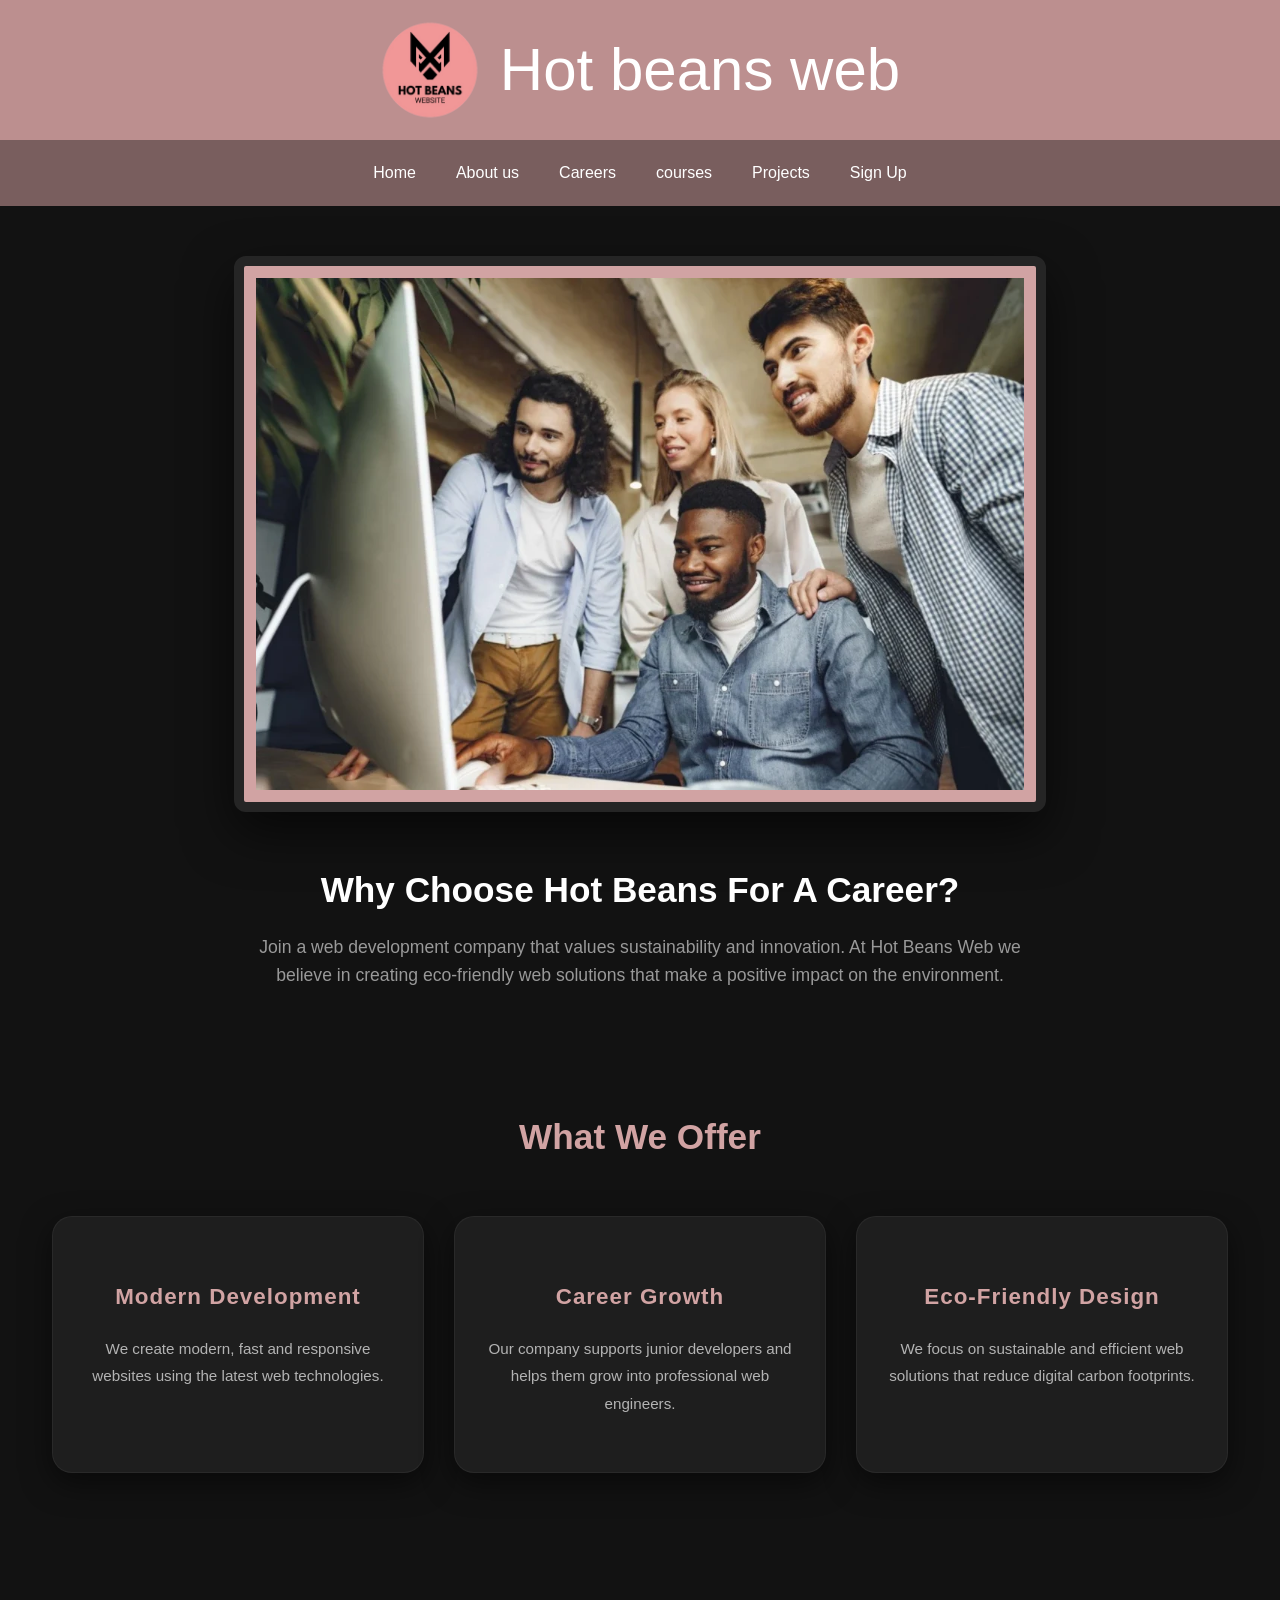
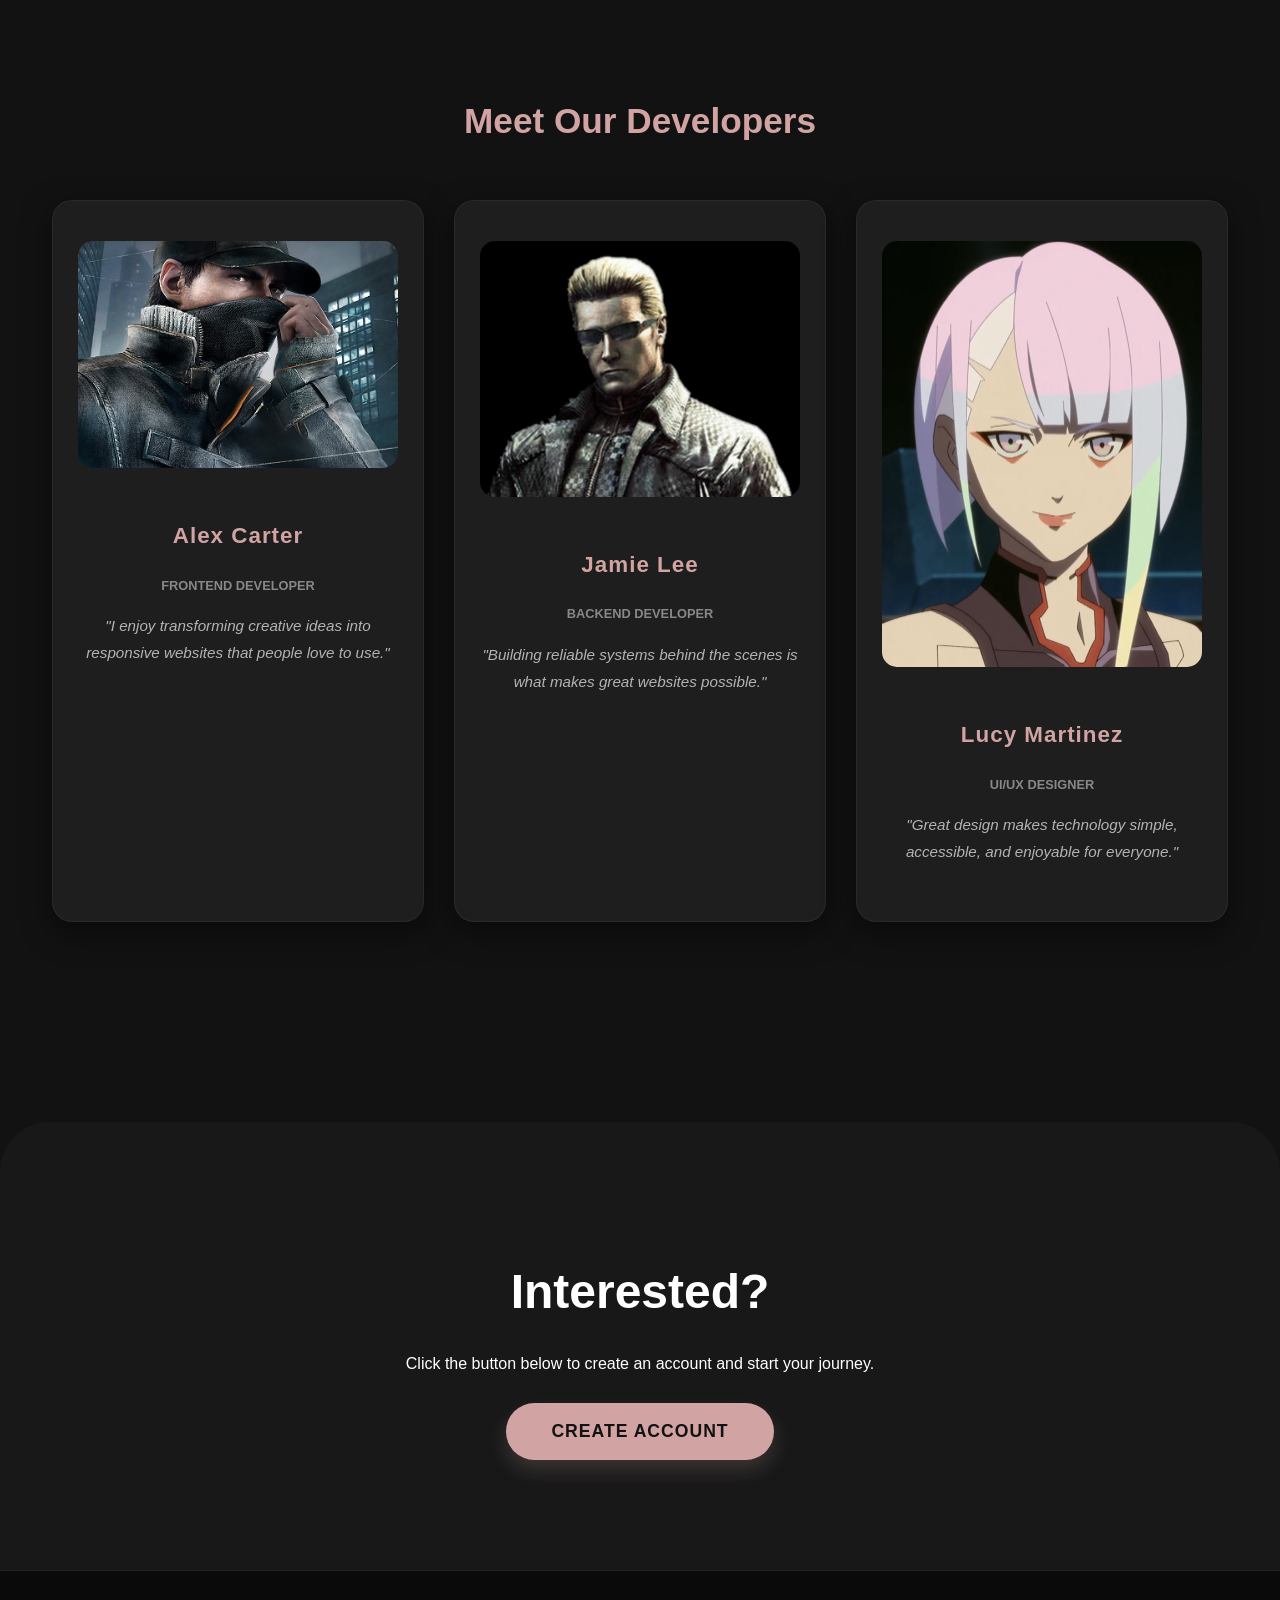
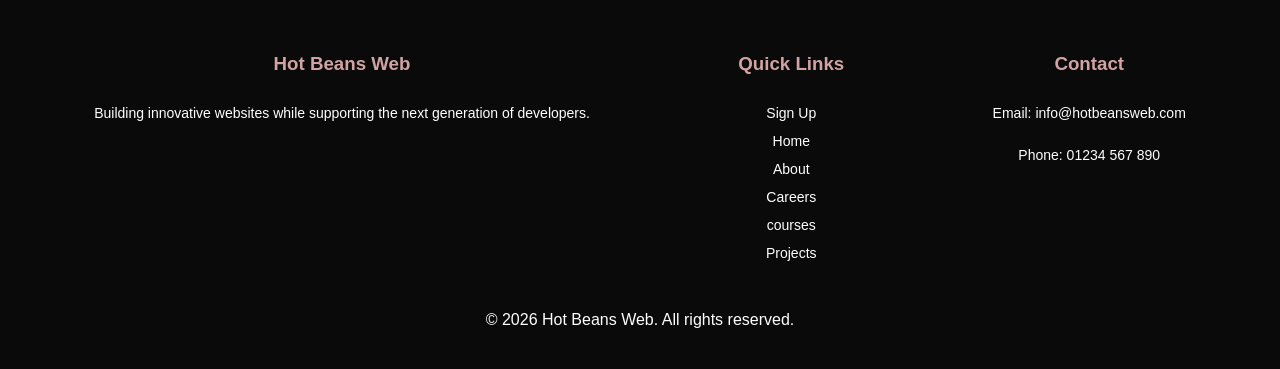
<file: index.html>
<!DOCTYPE html>
<html lang="en">
<head>
    <meta charset="UTF-8">
    <meta name="viewport" content="width=device-width, initial-scale=1.0">
    <link rel="stylesheet" href="style.css">
    <link rel="shortcut icon" href="favicon.ico" type="image/x-icon">
    <title>Hot Beans Website</title>
    <style>
      
        body {
            font-family: 'Segoe UI', Tahoma, Geneva, Verdana, sans-serif;
            line-height: 1.6;
            background-color: #121212; 
            color: #ffffff;
            margin: 0;
            overflow-x: hidden;
        }

      
        @keyframes fadeInUp {
            from { opacity: 0; transform: translateY(30px); }
            to { opacity: 1; transform: translateY(0); }
        }

        .reveal {
            animation: fadeInUp 0.8s ease-out forwards;
        }

        .dev-section, .offer-section {
            padding: 100px 20px;
            text-align: center;
        }

        .card-container {
            display: flex;
            justify-content: center;
            gap: 30px;
            flex-wrap: wrap;
            margin-top: 50px;
        }
   
        .info-card {
            background: #1e1e1e;
            padding: 40px 25px;
            border-radius: 20px;
            width: 320px;
            color: white;
            box-shadow: 0 10px 30px rgba(0,0,0,0.5);
            border: 1px solid rgba(255,255,255,0.05);
            transition: all 0.3s ease;
            position: relative;
        }

        .info-card:hover {
            transform: translateY(-15px);
            border-color: #d1a3a3;
            box-shadow: 0 20px 40px rgba(209, 163, 163, 0.15);
        }

        .info-card h3 {
            margin-bottom: 20px;
            color: #d1a3a3; 
            font-size: 1.4em;
            letter-spacing: 1px;
        }

        .info-card p {
            font-size: 0.95em;
            line-height: 1.8;
            color: #b3b3b3;
        }

        .dev-card img {
            width: 100%;
            border-radius: 15px;
            margin-bottom: 20px;
            filter: grayscale(30%);
            transition: filter 0.3s ease;
        }

        .dev-card:hover img {
            filter: grayscale(0%);
        }

        .banner-framed {
            width: 60%; 
            display: block; 
            margin: 50px auto; 
            border: 10px solid #252525; 
            padding: 12px; 
            background-color: #d1a3a3; 
            border-radius: 12px;
            box-shadow: 0 20px 50px rgba(0,0,0,0.6);
            transition: transform 0.4s cubic-bezier(0.175, 0.885, 0.32, 1.275);
            cursor: pointer;
        }

        .banner-framed:hover {
            transform: scale(1.02);
        }

    
        .heading4 {
            font-size: 2.2em;
            text-transform: capitalize;
            margin-bottom: 15px;
        }

        .introduction {
            font-weight: 300;
            color: #999;
            max-width: 800px;
            margin: 0 auto;
            font-size: 1.1em;
        }

   
        .content {
            background-color: #181818;
            padding: 100px 20px;
            color: white;
            border-radius: 50px 50px 0 0;
        }

        .content h1 {
            font-size: 3em;
            margin-bottom: 20px;
        }

        .create-btn {
            background-color: #d1a3a3;
            color: #121212;
            border: none;
            padding: 18px 45px;
            font-size: 1.1em;
            font-weight: 800;
            border-radius: 50px;
            cursor: pointer;
            transition: all 0.3s ease;
            text-transform: uppercase;
            letter-spacing: 1px;
            box-shadow: 0 10px 20px rgba(209, 163, 163, 0.2);
        }

        .create-btn:hover {
            background-color: #ffffff;
            transform: scale(1.05);
            box-shadow: 0 15px 30px rgba(255, 255, 255, 0.2);
        }
    
  footer {
            background-color: #0a0a0a;
            padding: 60px 20px 20px;
            border-top: 1px solid #222;
        }

        .footer-columns {
            display: flex;
            justify-content: space-around;
            max-width: 1200px;
            margin: 0 auto 40px;
            flex-wrap: wrap;
            gap: 40px;
        }

        .footer-col h3 { color: #d1a3a3; margin-bottom: 20px; }
        .footer-col a, .footer-col p { color: #ffffff; font-size: 14px; text-decoration: none; display: block; line-height: 2; }
    </style>
</head>
<body>

    <div class="header">
        <div class="title"> 
            <img src="favicon.ico" alt="Icon">
            <div>Hot beans web</div>
        </div>
        <div class="navigation"> 
            <a href="index.html">Home</a>
            <a href="about_us.html">About us</a>
            <a href="careers.html">Careers</a>
            <a href="courses.html">courses</a>
            <a href="projects.html">Projects</a>
            <a href="sign_up.html">Sign Up</a>
        </div>
    </div>

    <div class="reveal">
        <img src="developer.png" class="banner-framed" alt="Banner">
                                
        <h3 class="heading4" style="text-align:center;">Why Choose Hot Beans for a Career? </h3>
        <h4 class="introduction" style="text-align:center;">Join a web development company that values sustainability and innovation. At Hot Beans Web we believe in creating eco-friendly web solutions that make a positive impact on the environment.</h4>
    </div>

    <div class="offer-section reveal">
        <h2 class="heading4" style="color: #d1a3a3;">What We Offer</h2>
        <div class="card-container">
            <div class="info-card">
                <h3>Modern Development</h3>
                <p>We create modern, fast and responsive websites using the latest web technologies.</p>
            </div>
            <div class="info-card">
                <h3>Career Growth</h3>
                <p>Our company supports junior developers and helps them grow into professional web engineers.</p>
            </div>
            <div class="info-card">
                <h3>Eco-Friendly Design</h3>
                <p>We focus on sustainable and efficient web solutions that reduce digital carbon footprints.</p>
            </div>
        </div>
    </div>

    <div class="dev-section reveal">
        <h2 class="heading4" style="color: #d1a3a3;">Meet Our Developers</h2>
        <div class="card-container">
            <div class="info-card dev-card">
                <img src="dev1.png" alt="Alex Carter">
                <h3>Alex Carter</h3>
                <p style="color: #888; font-weight: bold; font-size: 0.8em; text-transform: uppercase;">Frontend Developer</p>
                <p><i>"I enjoy transforming creative ideas into responsive websites that people love to use."</i></p>
            </div>
            <div class="info-card dev-card">
                <img src="dev2.png" alt="Jamie Lee">
                <h3>Jamie Lee</h3>
                <p style="color: #888; font-weight: bold; font-size: 0.8em; text-transform: uppercase;">Backend Developer</p>
                <p><i>"Building reliable systems behind the scenes is what makes great websites possible."</i></p>
            </div>
            <div class="info-card dev-card">
                <img src="dev3.png" alt="Lucy Martinez">
                <h3>Lucy Martinez</h3>
                <p style="color: #888; font-weight: bold; font-size: 0.8em; text-transform: uppercase;">UI/UX Designer</p>
                <p><i>"Great design makes technology simple, accessible, and enjoyable for everyone."</i></p>
            </div>
        </div>
    </div>

    <div class="content reveal" style="text-align: center;">
         <h1>Interested?</h1>
        <p>Click the button below to create an account and start your journey.</p>
        <button class="create-btn" onclick="openForm()">Create account</button>
    </div>

<footer>
    <div class="footer-columns">
        <div class="footer-col">
            <h3>Hot Beans Web</h3>
            <p>Building innovative websites while supporting the next generation of developers.</p>
        </div>
        <div class="footer-col">
            <h3>Quick Links</h3>
            <a href="sign_up.html">Sign Up</a>
            <a href="index.html">Home</a>
            <a href="about_us.html">About</a>
            <a href="careers.html">Careers</a>
            <a href="courses.html">courses</a>
            <a href="projects.html">Projects</a>
        </div>
        <div class="footer-col">
            <h3>Contact</h3>
            <p>Email: info@hotbeansweb.com</p>
            <p>Phone: 01234 567 890</p>
        </div>
    </div>
    <div class="footer-bottom">
        <p>&copy; 2026 Hot Beans Web. All rights reserved.</p>
    </div>
</footer>

    <div class="signup-container" id="signupForm">
        <h2>Create Account</h2>
        <input type="text" placeholder="Full Name" required>
        <input type="email" placeholder="Email Address" required>
        <input type="password" placeholder="Password" required>
        <input type="password" placeholder="Confirm Password" required>
        <button style="width: 100%; padding: 12px; background: #d1a3a3; border: none; font-weight: bold; border-radius: 8px; cursor: pointer;">Submit</button>
        <button class="close-btn" onclick="closeForm()" style="width: 100%; margin-top: 10px; background: transparent; border: none; color: #777; cursor: pointer;">Close</button>
    </div>

    <script>
    function openForm() {
        document.getElementById("signupForm").style.display = "block";
    }

    function closeForm() {
        document.getElementById("signupForm").style.display = "none";
    }
    </script>
</body>
</html>
</file>
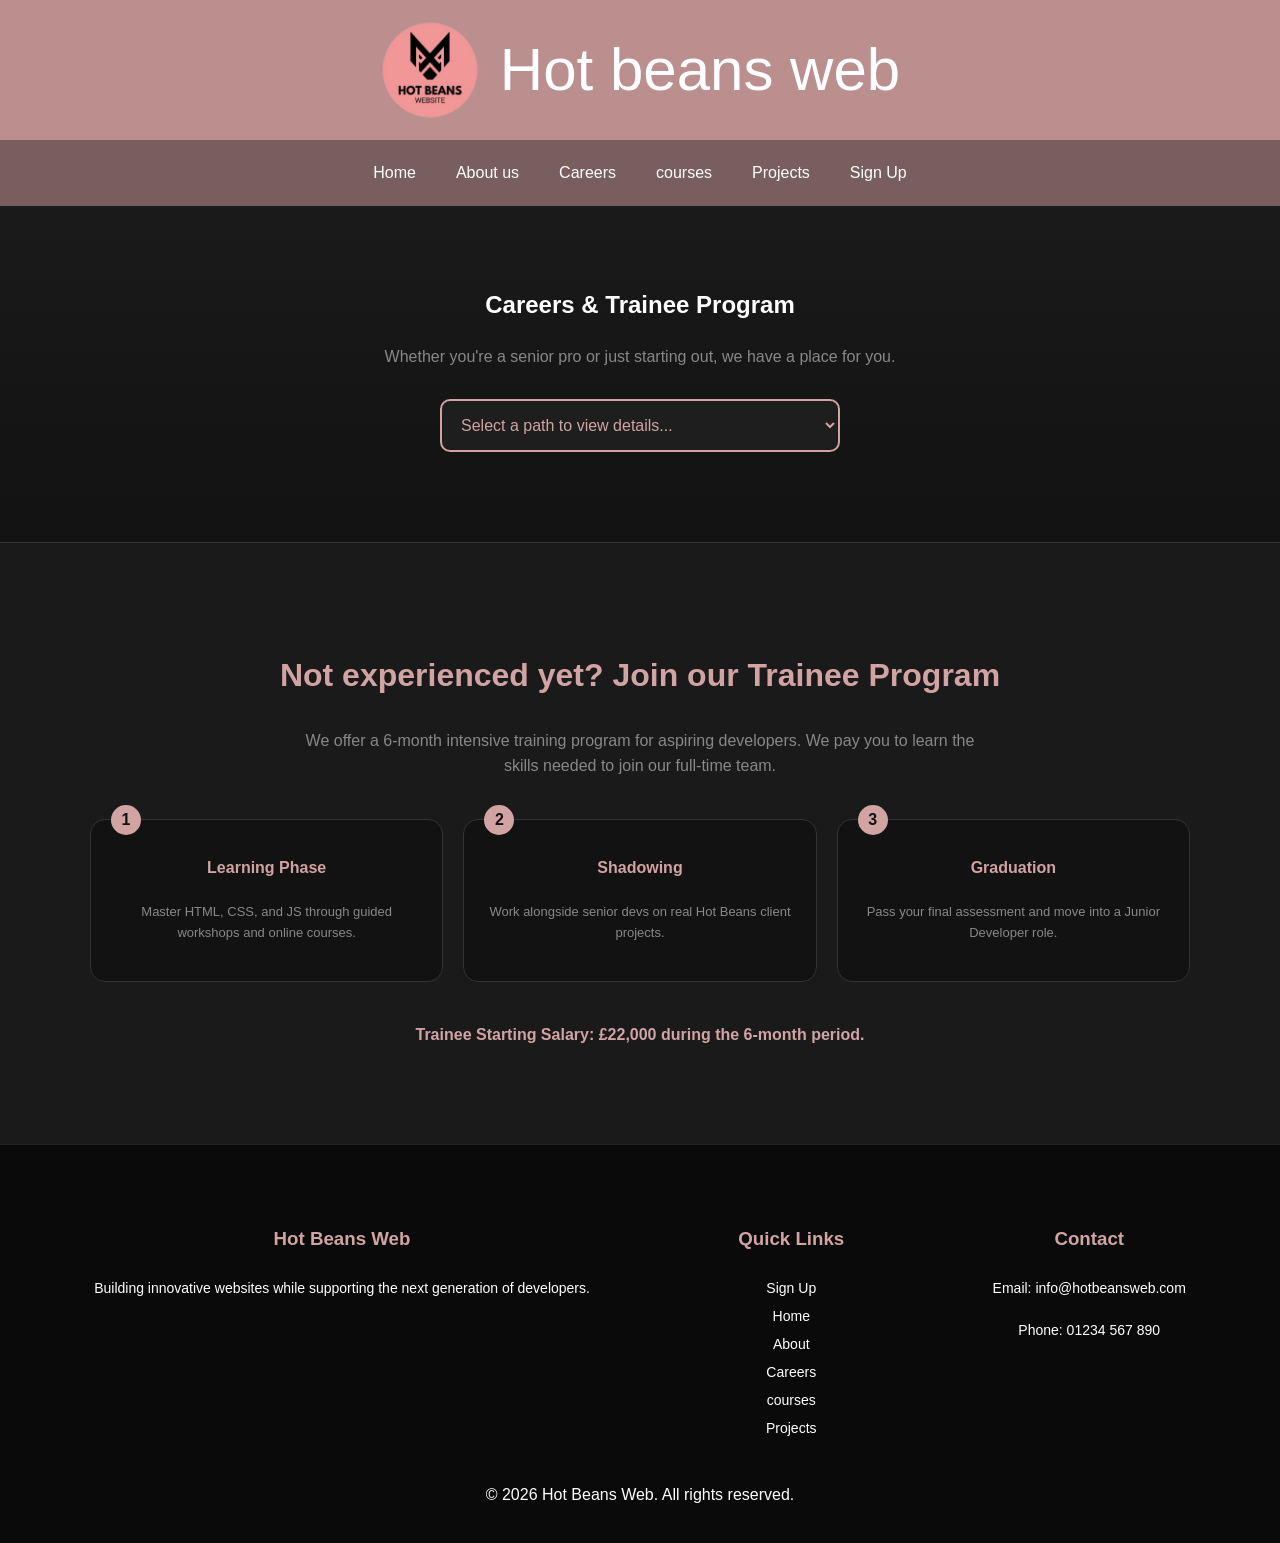
<file: careers.html>
<!DOCTYPE html>
<html lang="en">
<head>
    <div class="header">
        <div class="title"> 
            <img src="favicon.ico" alt="Icon">
            <div href = "about_me.html">Hot beans web</div>
        </div>
        <div class="navigation"> 
            <a href = "index.html">Home</a>
            <a href = "about_us.html">About us</a>
            <a href = "careers.html">Careers</a>
            <a href="courses.html">courses</a>
            <a href = "projects.html">Projects</a>
              <a href="sign_up.html">Sign Up</a>
        </div>
    </div>
    <meta charset="UTF-8">
    <meta name="viewport" content="width=device-width, initial-scale=1.0">
    <link rel="stylesheet" href="style.css">
    <link rel="shortcut icon" href="favicon.ico" type="image/x-icon">
    <title>Careers & Training | Hot Beans Web</title>

    <style>
        body {
            font-family: 'Segoe UI', sans-serif;
            background: #121212;
            color: #ffffff;
            margin: 0;
            line-height: 1.6;
        }

        .hero-section {
            padding: 60px 20px;
            text-align: center;
            background: linear-gradient(to bottom, #1a1a1a, #121212);
        }

        .dropdown-container {
            margin: 30px auto;
            max-width: 400px;
        }

        select {
            width: 100%;
            padding: 15px;
            background: #1e1e1e;
            color: #d1a3a3;
            border: 2px solid #d1a3a3;
            border-radius: 10px;
            font-size: 16px;
            cursor: pointer;
            outline: none;
            transition: 0.3s;
        }


        .info-grid {
            display: grid;
            grid-template-columns: repeat(auto-fit, minmax(260px, 1fr));
            gap: 20px;
            max-width: 1200px;
            margin: 0 auto 50px;
            padding: 0 20px;
            display: none; 
        }

        .info-box {
            background: #1e1e1e;
            padding: 30px;
            border-radius: 20px;
            border: 1px solid rgba(209, 163, 163, 0.1);
            box-shadow: 0 10px 30px rgba(0,0,0,0.4);
            transition: all 0.3s ease;
        }

        .info-box:hover {
            transform: translateY(-5px);
            border-color: #d1a3a3;
        }

        .info-box h3 {
            color: #d1a3a3;
            margin-top: 0;
            font-size: 13px;
            text-transform: uppercase;
            letter-spacing: 2px;
            border-bottom: 1px solid #333;
            padding-bottom: 10px;
            margin-bottom: 15px;
        }

        .salary-text {
            font-size: 32px;
            font-weight: bold;
            color: #2ecc71;
        }

        .skills-list {
            list-style: none;
            padding: 0;
            margin: 0;
        }

        .skills-list li {
            font-size: 14px;
            margin-bottom: 8px;
            padding-left: 20px;
            position: relative;
        }

        .skills-list li::before {
            content: "â†’";
            position: absolute;
            left: 0;
            color: #d1a3a3;
        }

 
        .trainee-section {
            background: #1a1a1a;
            padding: 80px 20px;
            text-align: center;
            border-top: 1px solid #333;
        }

        .roadmap-container {
            display: flex;
            justify-content: center;
            gap: 20px;
            flex-wrap: wrap;
            max-width: 1100px;
            margin: 40px auto;
        }

        .step-card {
            flex: 1;
            min-width: 200px;
            background: #121212;
            padding: 25px;
            border-radius: 15px;
            position: relative;
            border: 1px solid #333;
        }

        .step-num {
            position: absolute;
            top: -15px;
            left: 20px;
            background: #d1a3a3;
            color: #121212;
            width: 30px;
            height: 30px;
            border-radius: 50%;
            display: flex;
            align-items: center;
            justify-content: center;
            font-weight: bold;
        }

        .step-card h4 { color: #d1a3a3; margin-top: 10px; }
        .step-card p { font-size: 13px; color: #888; }

        .apply-container {
            text-align: center;
            margin-top: 40px;
            display: none;
        }

        .apply-btn {
            background: #d1a3a3;
            color: #121212;
            padding: 15px 50px;
            border-radius: 50px;
            font-weight: bold;
            text-decoration: none;
            display: inline-block;
            transition: 0.3s;
        }

        footer {
            background-color: #0a0a0a;
            padding: 60px 20px 20px;
            border-top: 1px solid #222;
        }

        .footer-columns {
            display: flex;
            justify-content: space-around;
            max-width: 1200px;
            margin: 0 auto 40px;
            flex-wrap: wrap;
            gap: 40px;
        }

        .footer-col h3 { color: #d1a3a3; margin-bottom: 20px; }
        .footer-col a, .footer-col p { color: #ffffff; font-size: 14px; text-decoration: none; display: block; line-height: 2; }
    </style>
</head>
<body>

<section class="hero-section">
    <h1>Careers & Trainee Program</h1>
    <p style="color: #888;">Whether you're a senior pro or just starting out, we have a place for you.</p>
    
    <div class="dropdown-container">
        <select id="roleSelector" onchange="updateCareerInfo()">
            <option value="" disabled selected>Select a path to view details...</option>
            <option value="frontend">Front-End Developer</option>
            <option value="backend">Back-End Developer</option>
            <option value="fullstack">Full-Stack Developer</option>
            <option value="uiux">UI/UX Designer</option>
        </select>
    </div>
</section>

<div class="info-grid" id="infoGrid">
    <div class="info-box">
        <h3>Role Overview</h3>
        <p id="roleOverview" style="font-size: 14px; color: #ccc;">...</p>
    </div>
    <div class="info-box">
        <h3>Expected Salary</h3>
        <div class="salary-text" id="roleSalary">£0</div>
        <p style="font-size: 12px; color: #888;">Full benefits package included.</p>
    </div>
    <div class="info-box">
        <h3>The Daily Grind</h3>
        <p id="roleWork" style="font-size: 14px; color: #ccc;">...</p>
    </div>
    <div class="info-box">
        <h3>Required Skills</h3>
        <ul class="skills-list" id="roleSkills"></ul>
    </div>
</div>

<div class="apply-container" id="applyContainer">
    <a href="#" class="apply-btn">Submit Application</a>
</div>

<section class="trainee-section">
    <h2 style="color: #d1a3a3; font-size: 32px;">Not experienced yet? Join our Trainee Program</h2>
    <p style="color: #888; max-width: 700px; margin: 0 auto;">We offer a 6-month intensive training program for aspiring developers. We pay you to learn the skills needed to join our full-time team.</p>
    
    <div class="roadmap-container">
        <div class="step-card">
            <div class="step-num">1</div>
            <h4>Learning Phase</h4>
            <p>Master HTML, CSS, and JS through guided workshops and online courses.</p>
        </div>
        <div class="step-card">
            <div class="step-num">2</div>
            <h4>Shadowing</h4>
            <p>Work alongside senior devs on real Hot Beans client projects.</p>
        </div>
        <div class="step-card">
            <div class="step-num">3</div>
            <h4>Graduation</h4>
            <p>Pass your final assessment and move into a Junior Developer role.</p>
        </div>
    </div>
    <p style="color: #d1a3a3; font-weight: bold;">Trainee Starting Salary: £22,000 during the 6-month period.</p>
</section>

<footer>
    <div class="footer-columns">
        <div class="footer-col">
            <h3>Hot Beans Web</h3>
            <p>Building innovative websites while supporting the next generation of developers.</p>
        </div>
        <div class="footer-col">
            <h3>Quick Links</h3>
            <a href="sign_up.html">Sign Up</a>
            <a href="index.html">Home</a>
            <a href="about_us.html">About</a>
            <a href="careers.html">Careers</a>
            <a href="courses.html">courses</a>
            <a href="projects.html">Projects</a>
        </div>
        <div class="footer-col">
            <h3>Contact</h3>
            <p>Email: info@hotbeansweb.com</p>
            <p>Phone: 01234 567 890</p>
        </div>
    </div>
    <div class="footer-bottom">
        <p>&copy; 2026 Hot Beans Web. All rights reserved.</p>
    </div>
</footer>

<script>
    const careerData = {
        'frontend': {
            overview: 'Building the visual elements of a website that users interact with directly.',
            salary: '£32k - £48k',
            work: 'Developing React components, ensuring mobile responsiveness, and optimizing assets.',
            skills: ['HTML5 & CSS3', 'JavaScript (ES6+)', 'React.js', 'Figma to Code']
        },
        'backend': {
            overview: 'Handling the server-side logic and database management that powers the site.',
            salary: '£38k - £55k',
            work: 'Building APIs, managing databases, and ensuring server security and speed.',
            skills: ['Node.js', 'SQL / MongoDB', 'Server Security', 'Python']
        },
        'fullstack': {
            overview: 'Managing both the front-end and back-end for total project control.',
            salary: '£45k - £65k',
            work: 'Deploying full applications and managing the bridge between data and UI.',
            skills: ['MERN Stack', 'Deployment Tools', 'System Design', 'Project Management']
        },
        'uiux': {
            overview: 'Designing the user experience to be as smooth and efficient as possible.',
            salary: '£28k - £42k',
            work: 'User research, wireframing, and creating high-fidelity visual prototypes.',
            skills: ['Figma', 'User Research', 'Adobe Suite', 'Prototyping']
        }
    };

    function updateCareerInfo() {
        const selector = document.getElementById('roleSelector');
        const selectedValue = selector.value;
        const data = careerData[selectedValue];

        if (data) {
            document.getElementById('infoGrid').style.display = 'grid';
            document.getElementById('applyContainer').style.display = 'block';
            document.getElementById('roleOverview').innerText = data.overview;
            document.getElementById('roleSalary').innerText = data.salary;
            document.getElementById('roleWork').innerText = data.work;

            const skillsUl = document.getElementById('roleSkills');
            skillsUl.innerHTML = '';
            data.skills.forEach(skill => {
                const li = document.createElement('li');
                li.innerText = skill;
                skillsUl.appendChild(li);
            });
        }
    }
</script>

</body>
</html>
</file>
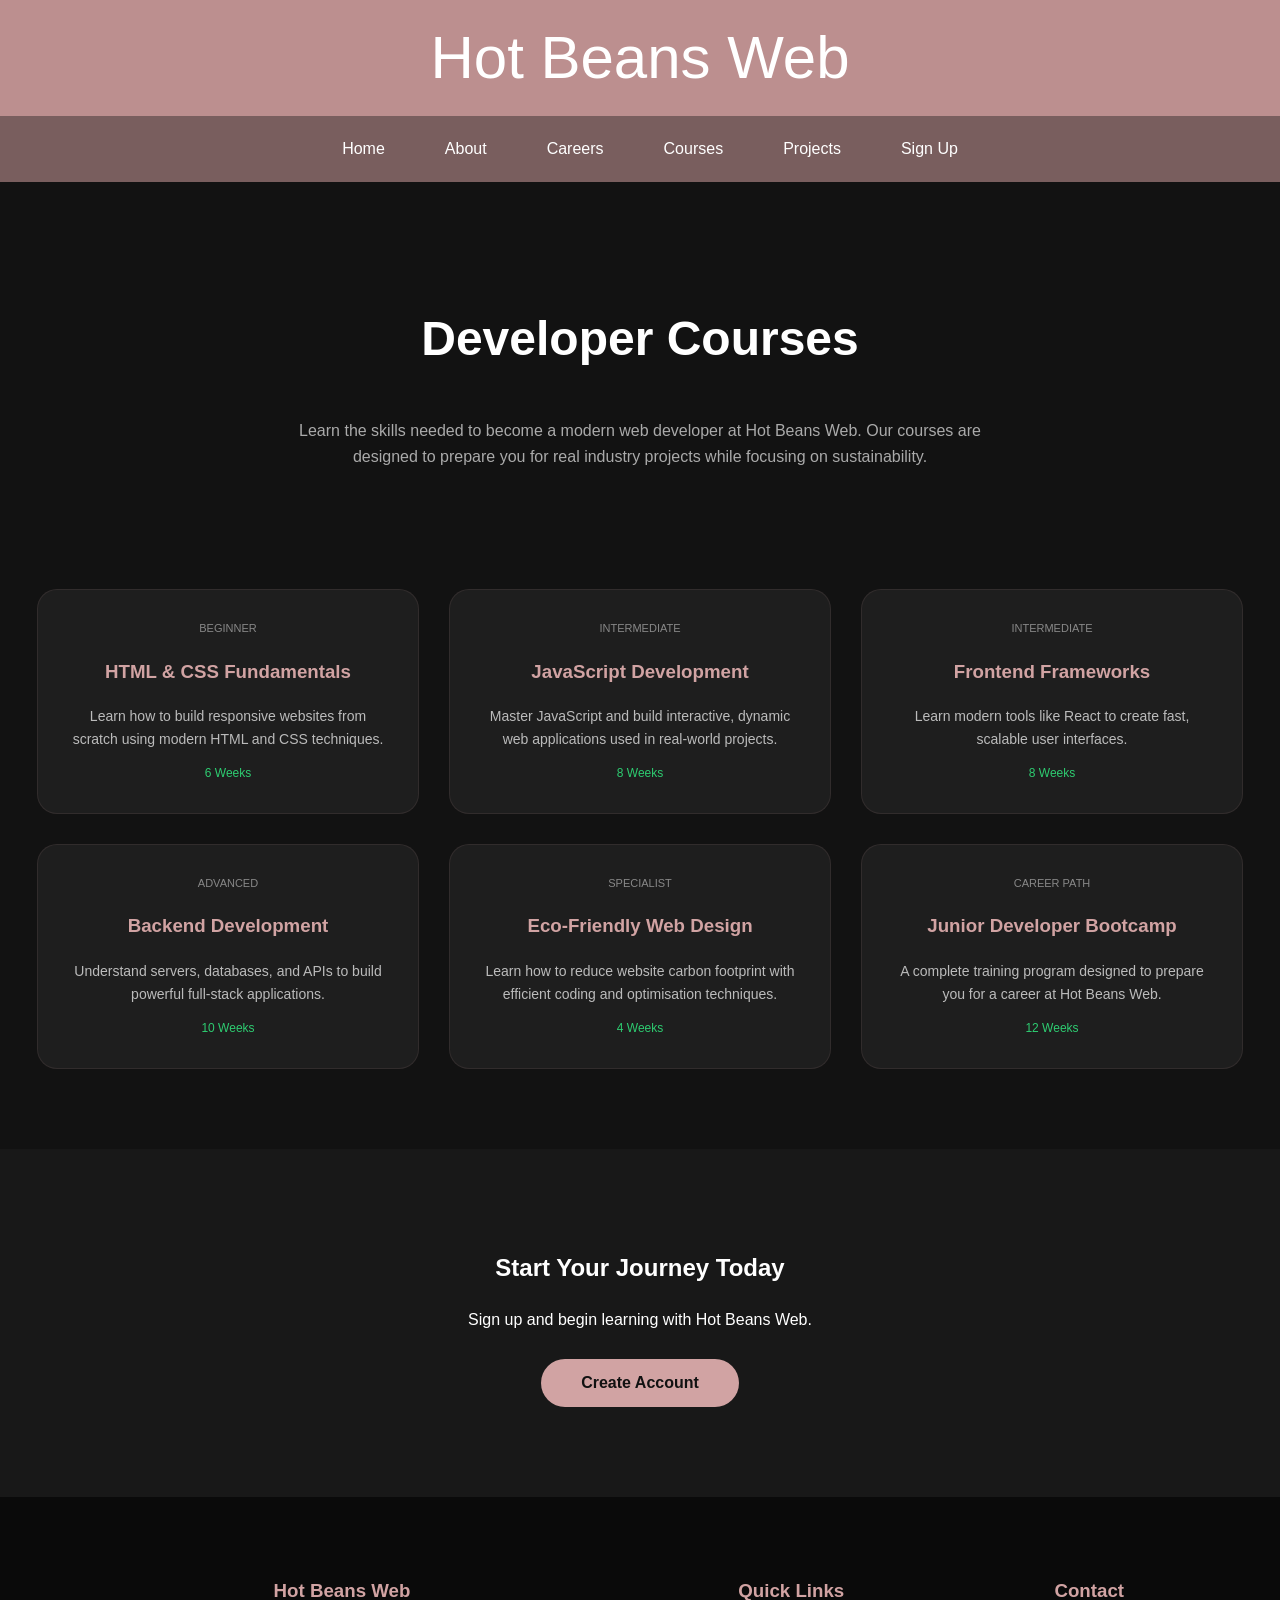
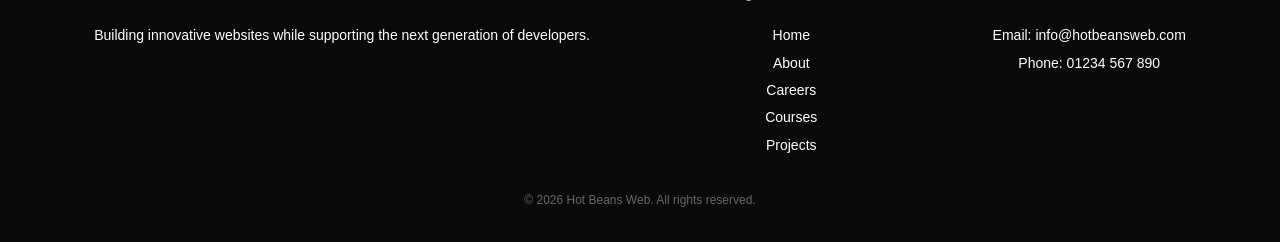
<file: courses.html>
<!DOCTYPE html>
<html lang="en">
<head>
<meta charset="UTF-8">
<meta name="viewport" content="width=device-width, initial-scale=1.0">
<title>Courses | Hot Beans Web</title>
<link rel="stylesheet" href="style.css">

<style>
body {
    font-family: 'Segoe UI', Tahoma, Geneva, Verdana, sans-serif;
    background: #121212;
    color: #ffffff;
    margin: 0;
}

   body {
            font-family: 'Segoe UI', sans-serif;
            background: #121212;
            color: #ffffff;
            margin: 0;
            line-height: 1.6;
        }

        .hero-section {
            padding: 60px 20px;
            text-align: center;
            background: linear-gradient(to bottom, #1a1a1a, #121212);
        }

        .dropdown-container {
            margin: 30px auto;
            max-width: 400px;
        }

        select {
            width: 100%;
            padding: 15px;
            background: #1e1e1e;
            color: #d1a3a3;
            border: 2px solid #d1a3a3;
            border-radius: 10px;
            font-size: 16px;
            cursor: pointer;
            outline: none;
            transition: 0.3s;
        }

.navigation a {
    color: white;
    margin-left: 20px;
    text-decoration: none;
}

.navigation a:hover {
    color: #d1a3a3;
}


.hero {
    text-align: center;
    padding: 80px 20px;
}

.hero h1 {
    font-size: 48px;
}

.hero p {
    color: #aaa;
    max-width: 700px;
    margin: 0 auto;
}


.course-container {
    display: flex;
    justify-content: center;
    flex-wrap: wrap;
    gap: 30px;
    padding: 40px 20px 80px;
}

.course-card {
    background: #1e1e1e;
    width: 320px;
    padding: 30px;
    border-radius: 20px;
    border: 1px solid rgba(209,163,163,0.1);
    transition: 0.3s;
}

.course-card:hover {
    transform: translateY(-10px);
    border-color: #d1a3a3;
}

.course-card h3 {
    color: #d1a3a3;
}

.course-card p {
    color: #bbb;
    font-size: 14px;
    line-height: 1.6;
}

.level {
    font-size: 11px;
    color: #888;
    margin-bottom: 10px;
    text-transform: uppercase;
}

.duration {
    font-size: 12px;
    color: #2ecc71;
    margin-top: 10px;
}


.cta {
    text-align: center;
    padding: 80px 20px;
    background: #181818;
}

.create-btn {
    background-color: #d1a3a3;
    color: #121212;
    border: none;
    padding: 15px 40px;
    font-weight: bold;
    border-radius: 50px;
    cursor: pointer;
    transition: 0.3s;
}

.create-btn:hover {
    background: white;
}


footer {
    background-color: #0a0a0a;
    padding: 60px 20px 20px;
}

.footer-columns {
    display: flex;
    justify-content: space-around;
    flex-wrap: wrap;
}

.footer-col h3 {
    color: #d1a3a3;
}

.footer-col p, .footer-col a {
    color: white;
    font-size: 14px;
    text-decoration: none;
    display: block;
    margin: 5px 0;
}

.footer-bottom {
    text-align: center;
    margin-top: 30px;
    color: #666;
    font-size: 12px;
}
</style>
</head>

<body>


<div class="header">
    <div class="title">Hot Beans Web</div>
    <div class="navigation">
        <a href="index.html">Home</a>
        <a href="about_us.html">About</a>
        <a href="careers.html">Careers</a>
        <a href="courses.html">Courses</a>
        <a href="projects.html">Projects</a>
        <a href="sign_up.html">Sign Up</a>
    </div>
</div>

<section class="hero">
    <h1>Developer Courses</h1>
    <p>Learn the skills needed to become a modern web developer at Hot Beans Web. Our courses are designed to prepare you for real industry projects while focusing on sustainability.</p>
</section>


<section class="course-container">

    <div class="course-card">
        <div class="level">Beginner</div>
        <h3>HTML & CSS Fundamentals</h3>
        <p>Learn how to build responsive websites from scratch using modern HTML and CSS techniques.</p>
        <div class="duration">6 Weeks</div>
    </div>

    <div class="course-card">
        <div class="level">Intermediate</div>
        <h3>JavaScript Development</h3>
        <p>Master JavaScript and build interactive, dynamic web applications used in real-world projects.</p>
        <div class="duration">8 Weeks</div>
    </div>

    <div class="course-card">
        <div class="level">Intermediate</div>
        <h3>Frontend Frameworks</h3>
        <p>Learn modern tools like React to create fast, scalable user interfaces.</p>
        <div class="duration">8 Weeks</div>
    </div>

    <div class="course-card">
        <div class="level">Advanced</div>
        <h3>Backend Development</h3>
        <p>Understand servers, databases, and APIs to build powerful full-stack applications.</p>
        <div class="duration">10 Weeks</div>
    </div>

    <div class="course-card">
        <div class="level">Specialist</div>
        <h3>Eco-Friendly Web Design</h3>
        <p>Learn how to reduce website carbon footprint with efficient coding and optimisation techniques.</p>
        <div class="duration">4 Weeks</div>
    </div>

    <div class="course-card">
        <div class="level">Career Path</div>
        <h3>Junior Developer Bootcamp</h3>
        <p>A complete training program designed to prepare you for a career at Hot Beans Web.</p>
        <div class="duration">12 Weeks</div>
    </div>

</section>


<section class="cta">
    <h2>Start Your Journey Today</h2>
    <p>Sign up and begin learning with Hot Beans Web.</p>
    <button class="create-btn">Create Account</button>
</section>


<footer>
    <div class="footer-columns">
        <div class="footer-col">
            <h3>Hot Beans Web</h3>
            <p>Building innovative websites while supporting the next generation of developers.</p>
        </div>

        <div class="footer-col">
            <h3>Quick Links</h3>
            <a href="index.html">Home</a>
            <a href="about_us.html">About</a>
            <a href="careers.html">Careers</a>
            <a href="courses.html">Courses</a>
            <a href="projects.html">Projects</a>
        </div>

        <div class="footer-col">
            <h3>Contact</h3>
            <p>Email: info@hotbeansweb.com</p>
            <p>Phone: 01234 567 890</p>
        </div>
    </div>

    <div class="footer-bottom">
        <p>&copy; 2026 Hot Beans Web. All rights reserved.</p>
    </div>
</footer>

</body>
</html>
</file>
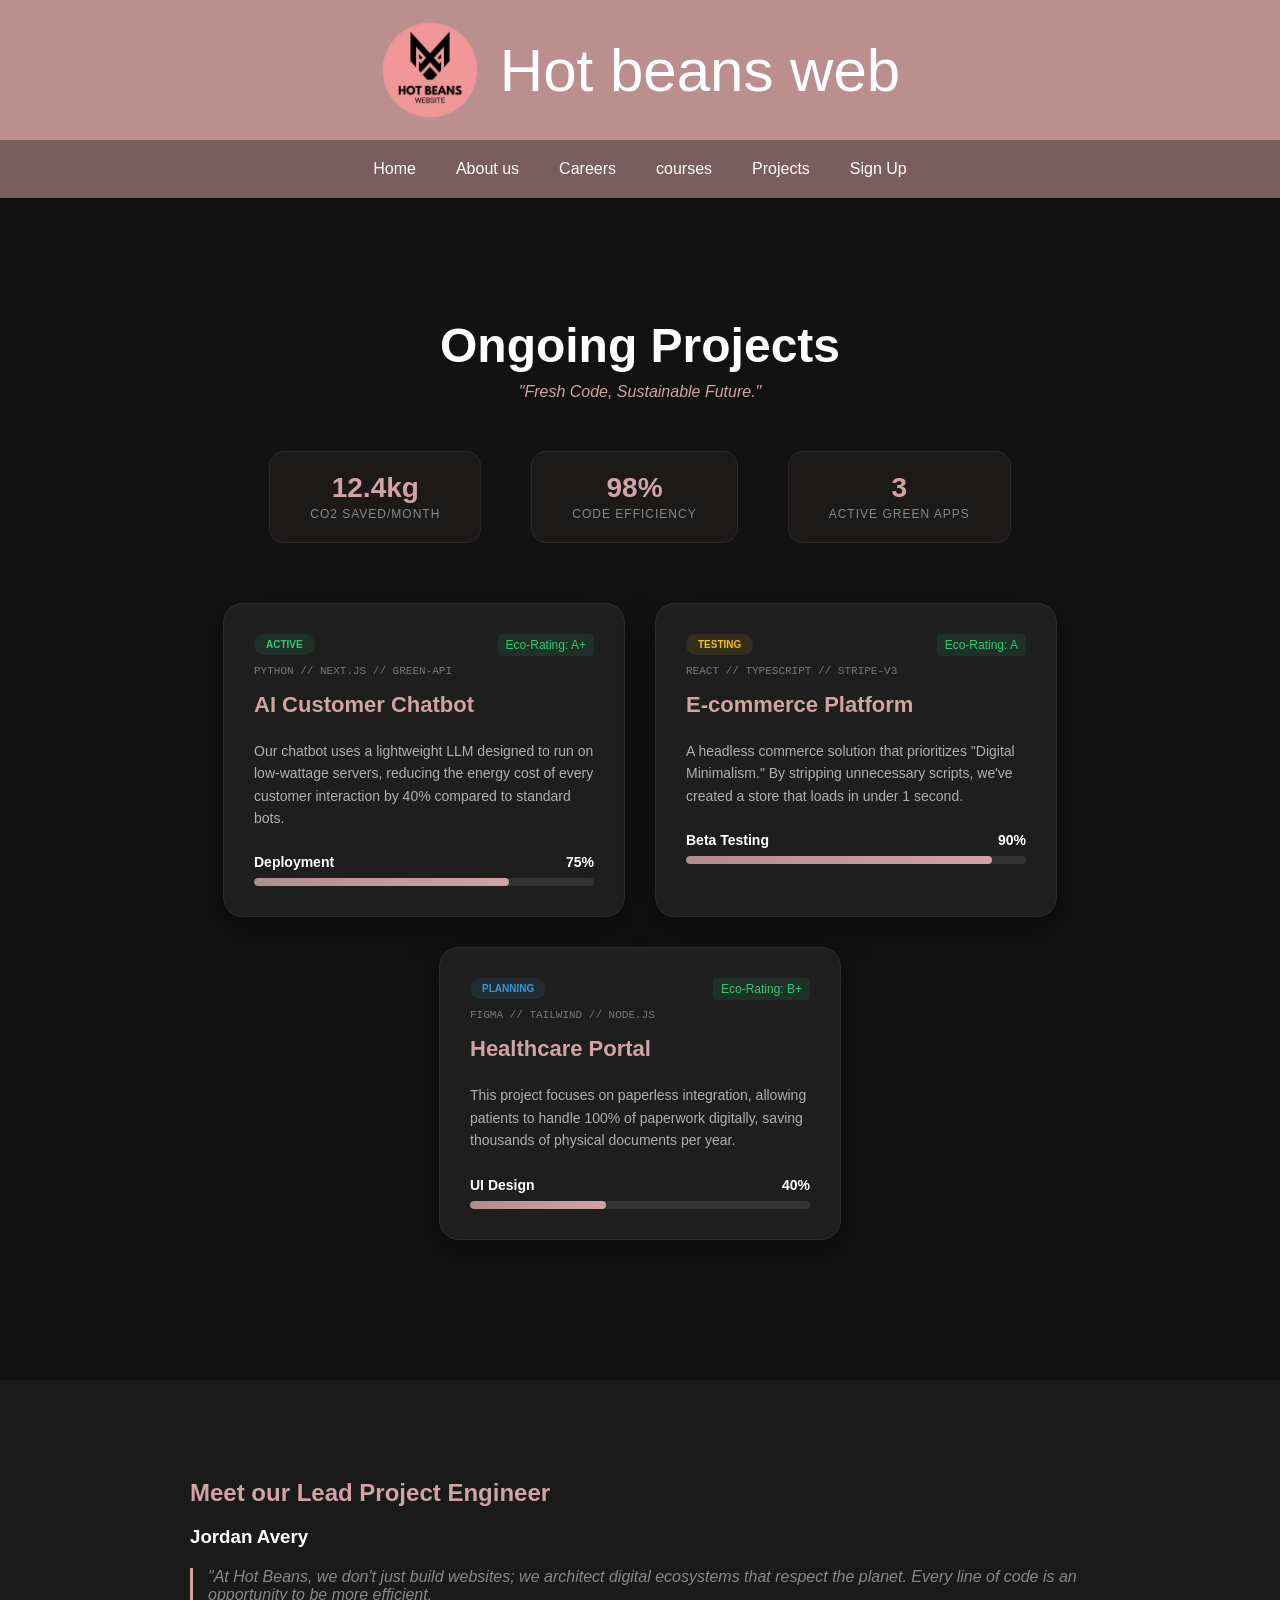
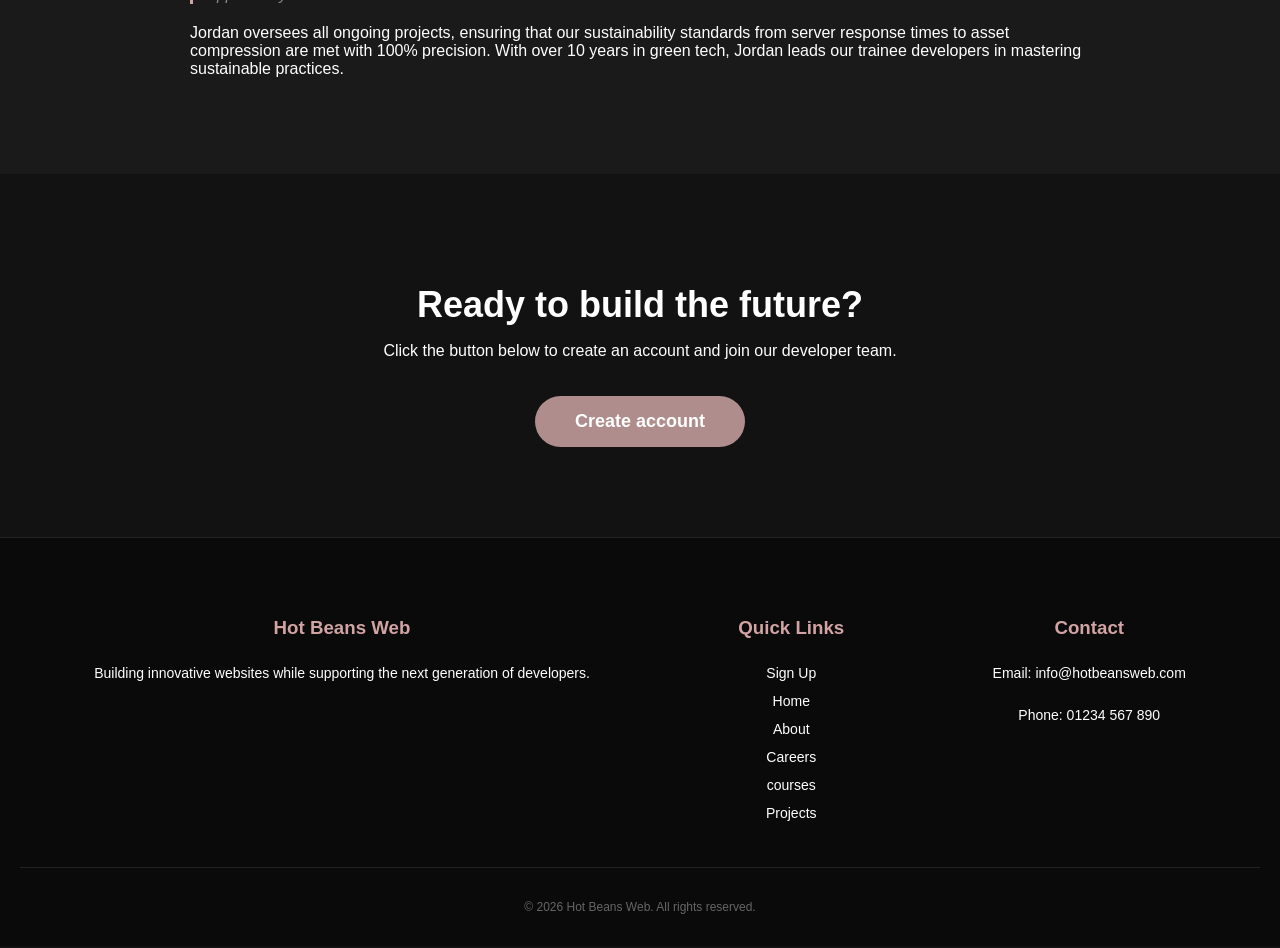
<file: projects.html>
<!DOCTYPE html>
<html lang="en">
<head>
    <div class="header">
        <div class="title"> 
            <img src="favicon.ico" alt="Icon">
            <div href="about_me.html">Hot beans web</div>
        </div>
        <div class="navigation"> 
            <a href="index.html">Home</a>
            <a href="about_us.html">About us</a>
            <a href="careers.html">Careers</a>
            <a href="courses.html">courses</a>
            <a href="projects.html">Projects</a>
            <a href="sign_up.html">Sign Up</a>
        </div>
    </div>

    <meta charset="UTF-8">
    <meta name="viewport" content="width=device-width, initial-scale=1.0">
    <link rel="stylesheet" href="style.css">
    <link rel="shortcut icon" href="favicon.ico" type="image/x-icon">
    <title>Ongoing Projects | Hot Beans Web</title>
    
    <style>
        body {
            font-family: 'Segoe UI', Tahoma, Geneva, Verdana, sans-serif;
            background: #121212;
            color: #ffffff;
            margin: 0;
        }

        .projects {
            padding: 80px 20px;
            text-align: center;
        }

        .projects h1 {
            font-size: 48px;
            margin-bottom: 10px;
        }

        .project-slogan {
            font-style: italic;
            color: #d1a3a3;
            margin-bottom: 50px;
            display: block;
        }

     
        .impact-stats {
            display: flex;
            justify-content: center;
            gap: 50px;
            margin-bottom: 60px;
            flex-wrap: wrap;
        }

        .stat-item {
            background: rgba(209, 163, 163, 0.05);
            padding: 20px 40px;
            border-radius: 15px;
            border: 1px solid rgba(209, 163, 163, 0.1);
        }

        .stat-number {
            display: block;
            font-size: 28px;
            font-weight: bold;
            color: #d1a3a3;
        }

        .stat-label {
            font-size: 12px;
            text-transform: uppercase;
            letter-spacing: 1px;
            color: #888;
        }

        .project-container {
            display: flex;
            justify-content: center;
            flex-wrap: wrap;
            gap: 30px;
            max-width: 1200px;
            margin: 0 auto;
        }

        .project-card {
            background: #1e1e1e;
            width: 340px;
            padding: 30px;
            border-radius: 20px;
            box-shadow: 0 10px 30px rgba(0,0,0,0.5);
            border: 1px solid rgba(209, 163, 163, 0.1);
            transition: all 0.3s ease;
            text-align: left;
        }

        .project-card:hover {
            transform: translateY(-10px);
            border-color: #d1a3a3;
        }

        .project-card h3 {
            color: #d1a3a3;
            margin-top: 0;
            font-size: 22px;
        }

        .tech-stack {
            font-size: 11px;
            color: #777;
            margin-bottom: 15px;
            font-family: monospace;
        }

        .sustainability-score {
            font-size: 12px;
            color: #2ecc71;
            background: rgba(46, 204, 113, 0.1);
            padding: 4px 8px;
            border-radius: 4px;
            float: right;
        }

        .project-card p {
            color: #b0b0b0;
            line-height: 1.6;
            font-size: 14px;
        }

        .progress-wrapper {
            margin-top: 25px;
        }

        .progress-text {
            display: flex;
            justify-content: space-between;
            font-size: 14px;
            margin-bottom: 8px;
            font-weight: bold;
        }

        .progress-bar {
            background: #333;
            height: 8px;
            border-radius: 5px;
            overflow: hidden;
        }

        .progress-fill {
            height: 100%;
            background: linear-gradient(90deg, #b08d8d, #d1a3a3);
            border-radius: 5px;
        }

        .status-pill {
            display: inline-block;
            padding: 5px 12px;
            border-radius: 50px;
            font-size: 10px;
            font-weight: 800;
            text-transform: uppercase;
            background: rgba(46, 204, 113, 0.1);
            color: #2ecc71;
            margin-bottom: 10px;
        }

    
        .lead-dev-section {
            background: #1a1a1a;
            padding: 80px 20px;
            margin-top: 60px;
        }

        .dev-profile {
            max-width: 900px;
            margin: 0 auto;
            display: flex;
            align-items: center;
            gap: 40px;
            text-align: left;
            flex-wrap: wrap;
        }

        .dev-photo {
            width: 200px;
            height: 200px;
            background: #333;
            border-radius: 50%;
            border: 4px solid #d1a3a3;
            object-fit: cover;
        }

        .dev-info h2 {
            color: #d1a3a3;
            margin-bottom: 10px;
        }

        .dev-quote {
            font-style: italic;
            color: #888;
            border-left: 3px solid #d1a3a3;
            padding-left: 15px;
            margin: 20px 0;
        }

        
        .interested-section {
            background-color: #121212;
            padding: 80px 20px;
            text-align: center;
        }

        .interested-section h2 { font-size: 36px; margin-bottom: 10px; }

        .create-btn {
            background-color: #b08d8d;
            color: white;
            border: none;
            padding: 15px 40px;
            font-size: 18px;
            font-weight: bold;
            border-radius: 50px;
            cursor: pointer;
            margin-top: 20px;
            transition: 0.3s;
        }

        .create-btn:hover { background-color: #d1a3a3; }

        footer {
            background-color: #0a0a0a;
            color: white;
            padding: 60px 20px 20px;
            border-top: 1px solid #222;
        }

        .footer-columns {
            display: flex;
            justify-content: space-around;
            max-width: 1200px;
            margin: 0 auto 40px;
            flex-wrap: wrap;
            gap: 40px;
        }

        .footer-col h3 { color: #d1a3a3; margin-bottom: 20px; }
        .footer-col p, .footer-col a { color: #ffffff; font-size: 14px; text-decoration: none; line-height: 2; display: block; }
        .footer-bottom { text-align: center; border-top: 1px solid #222; padding-top: 20px; font-size: 12px; color: #666; }
    </style>
</head>

<body>

<section class="projects">
    <h1>Ongoing Projects</h1>
    <span class="project-slogan">"Fresh Code, Sustainable Future."</span>

    <div class="impact-stats">
        <div class="stat-item">
            <span class="stat-number">12.4kg</span>
            <span class="stat-label">CO2 Saved/Month</span>
        </div>
        <div class="stat-item">
            <span class="stat-number">98%</span>
            <span class="stat-label">Code Efficiency</span>
        </div>
        <div class="stat-item">
            <span class="stat-number">3</span>
            <span class="stat-label">Active Green Apps</span>
        </div>
    </div>

    <div class="project-container">
        <div class="project-card">
            <span class="sustainability-score">Eco-Rating: A+</span>
            <span class="status-pill">Active</span>
            <div class="tech-stack">PYTHON // NEXT.JS // GREEN-API</div>
            <h3>AI Customer Chatbot</h3>
            <p>Our chatbot uses a lightweight LLM designed to run on low-wattage servers, reducing the energy cost of every customer interaction by 40% compared to standard bots.</p>
            <div class="progress-wrapper">
                <div class="progress-text"><span>Deployment</span><span>75%</span></div>
                <div class="progress-bar"><div class="progress-fill" style="width: 75%;"></div></div>
            </div>
        </div>

        <div class="project-card">
            <span class="sustainability-score">Eco-Rating: A</span>
            <span class="status-pill" style="color:#f1c40f; background:rgba(241,196,15,0.1)">Testing</span>
            <div class="tech-stack">REACT // TYPESCRIPT // STRIPE-V3</div>
            <h3>E-commerce Platform</h3>
            <p>A headless commerce solution that prioritizes "Digital Minimalism." By stripping unnecessary scripts, we've created a store that loads in under 1 second.</p>
            <div class="progress-wrapper">
                <div class="progress-text"><span>Beta Testing</span><span>90%</span></div>
                <div class="progress-bar"><div class="progress-fill" style="width: 90%;"></div></div>
            </div>
        </div>

        <div class="project-card">
            <span class="sustainability-score">Eco-Rating: B+</span>
            <span class="status-pill" style="color:#3498db; background:rgba(52,152,219,0.1)">Planning</span>
            <div class="tech-stack">FIGMA // TAILWIND // NODE.JS</div>
            <h3>Healthcare Portal</h3>
            <p>This project focuses on paperless integration, allowing patients to handle 100% of paperwork digitally, saving thousands of physical documents per year.</p>
            <div class="progress-wrapper">
                <div class="progress-text"><span>UI Design</span><span>40%</span></div>
                <div class="progress-bar"><div class="progress-fill" style="width: 40%;"></div></div>
            </div>
        </div>
    </div>
</section>

<section class="lead-dev-section">
    <div class="dev-profile">
        <div class="dev-info">
            <h2>Meet our Lead Project Engineer</h2>
            <h3>Jordan Avery</h3>
            <p class="dev-quote">"At Hot Beans, we don't just build websites; we architect digital ecosystems that respect the planet. Every line of code is an opportunity to be more efficient.</p>
            <p>Jordan oversees all ongoing projects, ensuring that our sustainability standards from server response times to asset compression are met with 100% precision. With over 10 years in green tech, Jordan leads our trainee developers in mastering sustainable practices.</p>
        </div>
    </div>
</section>

<section class="interested-section">
    <h2>Ready to build the future?</h2>
    <p>Click the button below to create an account and join our developer team.</p>
    <button class="create-btn">Create account</button>
</section>

<footer>
    <div class="footer-columns">
        <div class="footer-col">
            <h3>Hot Beans Web</h3>
            <p>Building innovative websites while supporting the next generation of developers.</p>
        </div>
        <div class="footer-col">
            <h3>Quick Links</h3>
            <a href="sign_up.html">Sign Up</a>
            <a href="index.html">Home</a>
            <a href="about_us.html">About</a>
            <a href="careers.html">Careers</a>
            <a href="courses.html">courses</a>
            <a href="projects.html">Projects</a>
        </div>
        <div class="footer-col">
            <h3>Contact</h3>
            <p>Email: info@hotbeansweb.com</p>
            <p>Phone: 01234 567 890</p>
        </div>
    </div>
    <div class="footer-bottom">
        <p>&copy; 2026 Hot Beans Web. All rights reserved.</p>
    </div>
</footer>

</body>
</html>
</file>
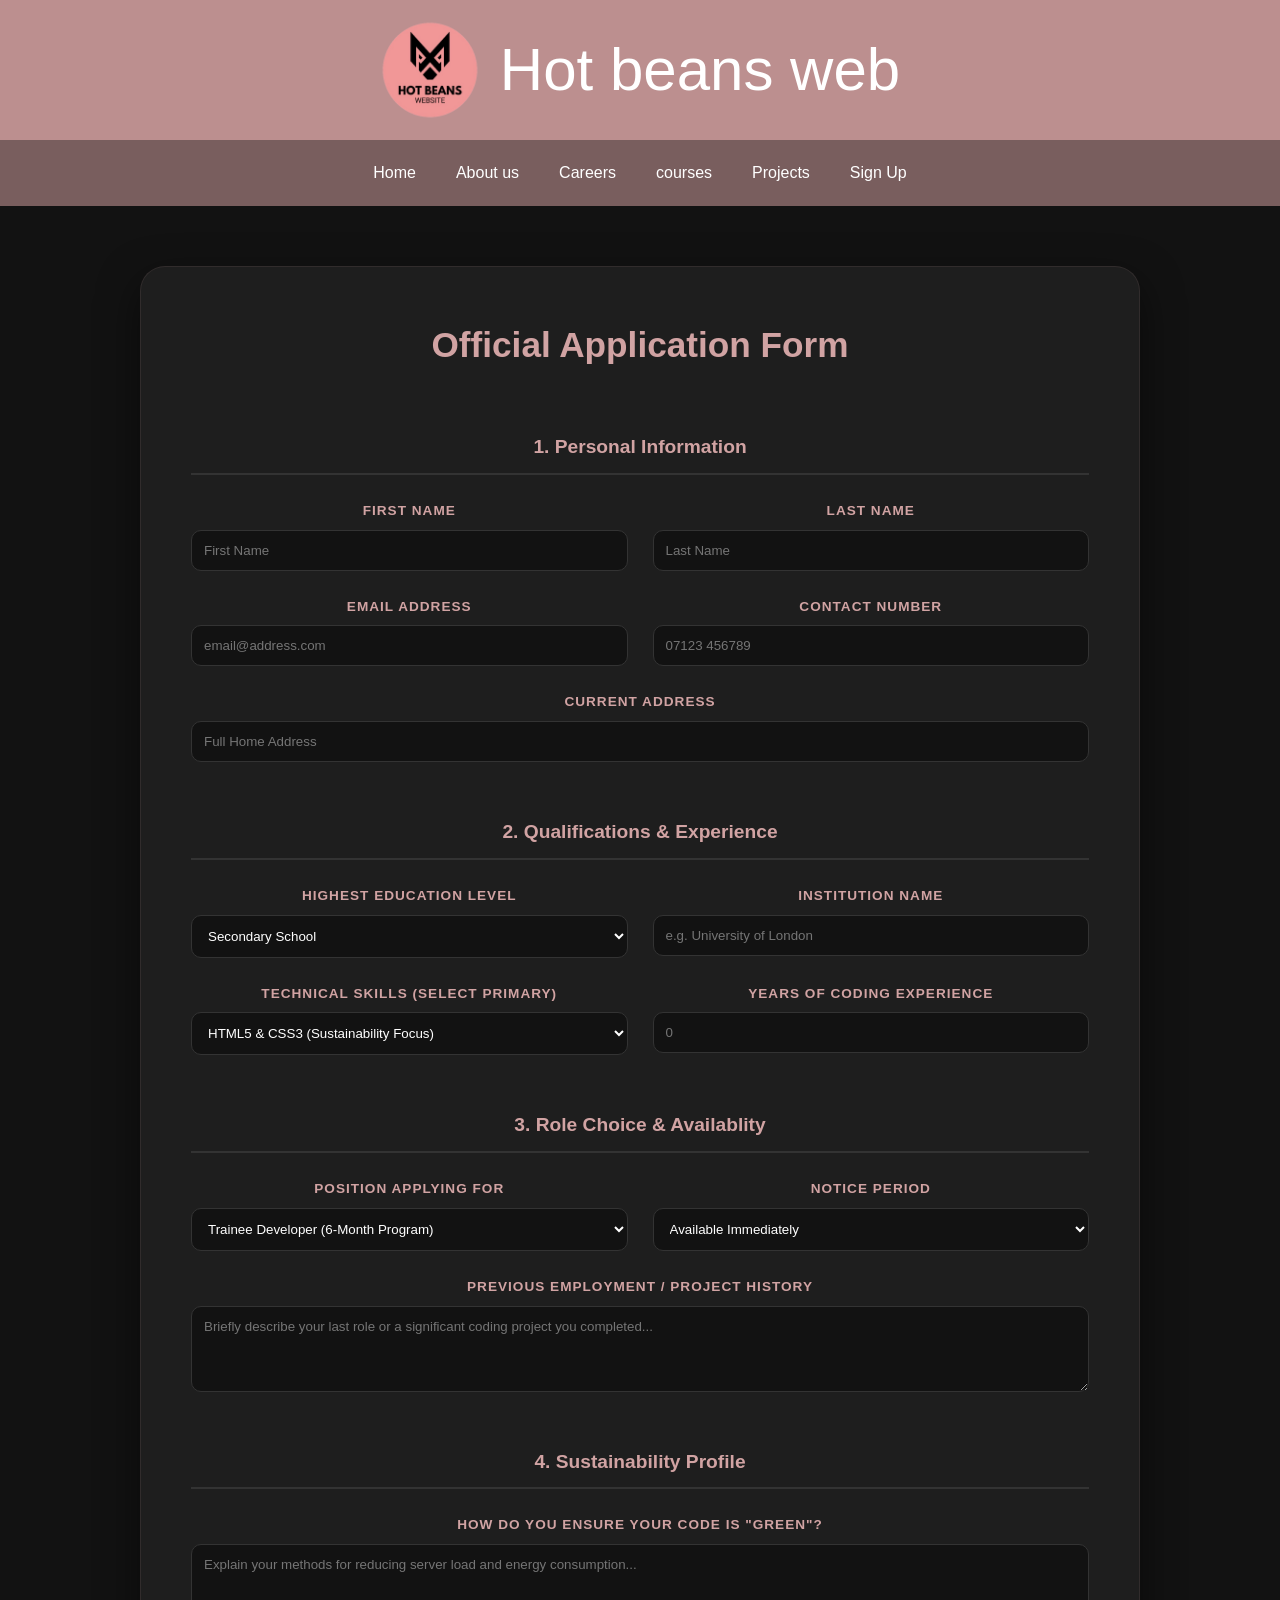
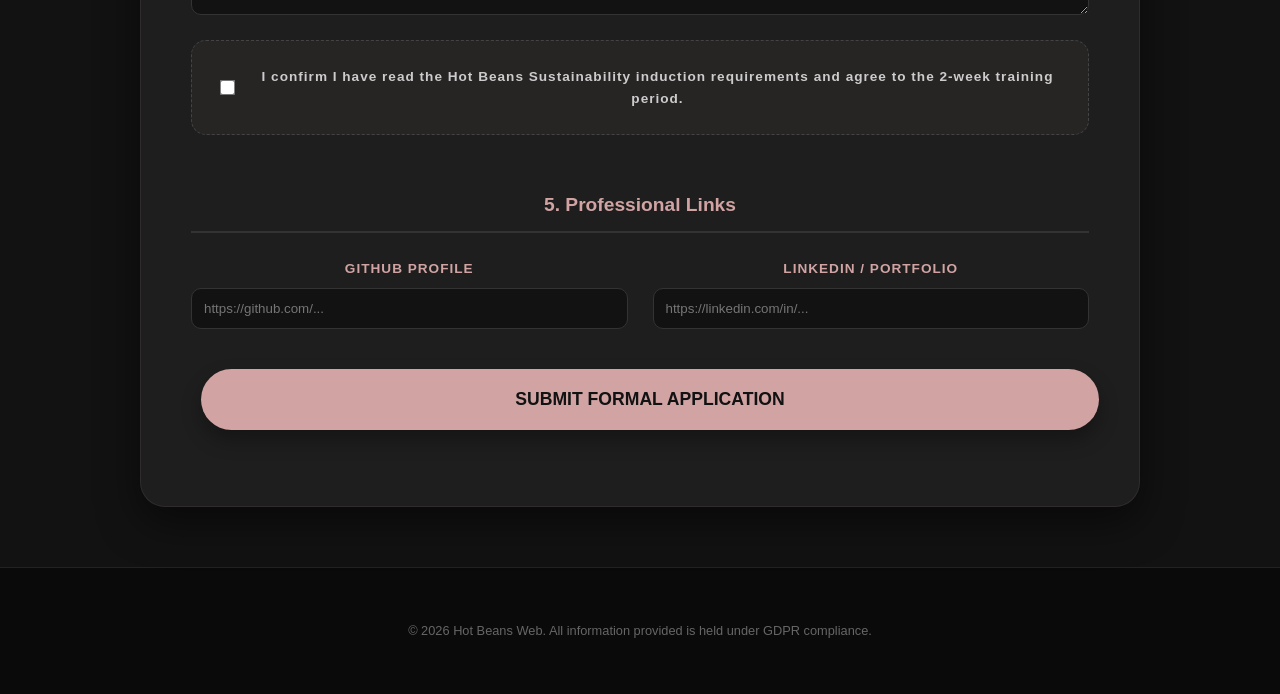
<file: sign_up.html>
<html lang="en">
<head>
    <meta charset="UTF-8">
    <meta name="viewport" content="width=device-width, initial-scale=1.0">
    <link rel="stylesheet" href="style.css">
    <link rel="shortcut icon" href="favicon.ico" type="image/x-icon">
    <title>Hot Beans Website</title>
    <style>

        body {
            font-family: 'Segoe UI', Tahoma, Geneva, Verdana, sans-serif;
            line-height: 1.6;
            background-color: #121212; 
            color: #ffffff;
            margin: 0;
            overflow-x: hidden;
        }


        @keyframes fadeInUp {
            from { opacity: 0; transform: translateY(30px); }
            to { opacity: 1; transform: translateY(0); }
        }

        .reveal {
            animation: fadeInUp 0.8s ease-out forwards;
        }


        .form-section {
            padding: 60px 20px;
            max-width: 1000px; 
            margin: 0 auto;
        }

        .form-container {
            background: #1e1e1e;
            padding: 50px;
            border-radius: 25px;
            border: 1px solid rgba(209, 163, 163, 0.1);
            box-shadow: 0 15px 40px rgba(0,0,0,0.5);
        }

        .form-grid {
            display: grid;
            grid-template-columns: 1fr 1fr;
            gap: 25px;
        }

        .full-width { grid-column: span 2; }

        .field { display: flex; flex-direction: column; }

        label {
            color: #d1a3a3;
            font-size: 0.85em;
            text-transform: uppercase;
            letter-spacing: 1px;
            margin-bottom: 8px;
            font-weight: bold;
        }

        input, select, textarea {
            background: #121212;
            border: 1px solid #333;
            color: white;
            padding: 12px;
            border-radius: 10px;
            outline: none;
            transition: 0.3s;
            font-family: inherit;
        }

        input:focus, select:focus, textarea:focus {
            border-color: #d1a3a3;
        }

      
        .section-break {
            grid-column: span 2;
            padding-bottom: 10px;
            margin-top: 30px;
            border-bottom: 2px solid #333;
            color: #d1a3a3;
            font-size: 1.2em;
            font-weight: bold;
        }

        .sustain-box {
            background: rgba(209, 163, 163, 0.05);
            padding: 25px;
            border-radius: 15px;
            border: 1px dashed #444;
            display: flex;
            align-items: center;
            gap: 15px;
        }

        .sustain-box input { width: auto; transform: scale(1.2); cursor: pointer; }

        .create-btn {
            background-color: #d1a3a3;
            color: #121212;
            border: none;
            padding: 20px;
            font-size: 1.1em;
            font-weight: 800;
            border-radius: 50px;
            cursor: pointer;
            transition: all 0.3s ease;
            text-transform: uppercase;
            margin-top: 40px;
            width: 100%;
            box-shadow: 0 10px 20px rgba(0,0,0,0.3);
        }

        .create-btn:hover {
            background-color: #ffffff;
            transform: translateY(-3px);
        }

        footer {
            background-color: #0a0a0a;
            padding: 40px;
            text-align: center;
            border-top: 1px solid #222;
        }
    </style>
</head>
<body>

    <div class="header">
        <div class="title"> 
            <img src="favicon.ico" alt="Icon">
            <div>Hot beans web</div>
        </div>
        <div class="navigation"> 
            <a href="index.html">Home</a>
            <a href="about_us.html">About us</a>
            <a href="careers.html">Careers</a>
            <a href="courses.html">courses</a>
            <a href="projects.html">Projects</a>
            <a href="sign_up.html">Sign Up</a>
        </div>
    </div>

    <section class="form-section reveal">
        <div class="form-container">
            <h2 style="text-align: center; color: #d1a3a3; margin-top: 0; font-size: 2.2em;">Official Application Form</h2>
            
            <form action="#" method="POST">
                <div class="form-grid">
                    
                    <div class="section-break">1. Personal Information</div>
                    <div class="field">
                        <label>First Name</label>
                        <input type="text" placeholder="First Name" required>
                    </div>
                    <div class="field">
                        <label>Last Name</label>
                        <input type="text" placeholder="Last Name" required>
                    </div>
                    <div class="field">
                        <label>Email Address</label>
                        <input type="email" placeholder="email@address.com" required>
                    </div>
                    <div class="field">
                        <label>Contact Number</label>
                        <input type="tel" placeholder="07123 456789">
                    </div>
                    <div class="field full-width">
                        <label>Current Address</label>
                        <input type="text" placeholder="Full Home Address">
                    </div>

                    <div class="section-break">2. Qualifications & Experience</div>
                    <div class="field">
                        <label>Highest Education Level</label>
                        <select required>
                            <option value="none">Secondary School</option>
                            <option value="college">College / A-Levels</option>
                            <option value="university">University Degree</option>
                            <option value="bootcamp">Coding Bootcamp</option>
                        </select>
                    </div>
                    <div class="field">
                        <label>Institution Name</label>
                        <input type="text" placeholder="e.g. University of London">
                    </div>
                    <div class="field">
                        <label>Technical Skills (Select Primary)</label>
                        <select>
                            <option value="html-css">HTML5 & CSS3 (Sustainability Focus)</option>
                            <option value="js">JavaScript / TypeScript</option>
                            <option value="python">Python / Django</option>
                            <option value="uiux">UI/UX & Figma</option>
                        </select>
                    </div>
                    <div class="field">
                        <label>Years of Coding Experience</label>
                        <input type="number" min="0" max="50" placeholder="0">
                    </div>

                    <div class="section-break">3. Role Choice & Availablity</div>
                    <div class="field">
                        <label>Position Applying For</label>
                        <select required>
                            <option value="trainee">Trainee Developer (6-Month Program)</option>
                            <option value="junior-front">Junior Front-End Developer</option>
                            <option value="junior-back">Junior Back-End Developer</option>
                            <option value="intern">Short-term Internship</option>
                        </select>
                    </div>
                    <div class="field">
                        <label>Notice Period</label>
                        <select>
                            <option value="immediate">Available Immediately</option>
                            <option value="1week">1 Week Notice</option>
                            <option value="1month">1 Month Notice</option>
                        </select>
                    </div>
                    <div class="field full-width">
                        <label>Previous Employment / Project History</label>
                        <textarea rows="4" placeholder="Briefly describe your last role or a significant coding project you completed..."></textarea>
                    </div>

                    <div class="section-break">4. Sustainability Profile</div>
                    <div class="field full-width">
                        <label>How do you ensure your code is "Green"?</label>
                        <textarea rows="3" placeholder="Explain your methods for reducing server load and energy consumption..."></textarea>
                    </div>
                    
                    <div class="field full-width">
                        <div class="sustain-box">
                            <input type="checkbox" id="induction_agree" required>
                            <label for="induction_agree" style="margin:0; text-transform:none; color: #ccc;">
                                I confirm I have read the Hot Beans Sustainability induction requirements and agree to the 2-week training period.
                            </label>
                        </div>
                    </div>

                    <div class="section-break">5. Professional Links</div>
                    <div class="field">
                        <label>GitHub Profile</label>
                        <input type="url" placeholder="https://github.com/...">
                    </div>
                    <div class="field">
                        <label>LinkedIn / Portfolio</label>
                        <input type="url" placeholder="https://linkedin.com/in/...">
                    </div>

                </div>

                <button type="submit" class="create-btn">Submit Formal Application</button>
            </form>
        </div>
    </section>

    <footer>
        <p style="color: #666; font-size: 0.8em;">&copy; 2026 Hot Beans Web. All information provided is held under GDPR compliance.</p>
    </footer>

</body>
</html>
</file>
<file: style.css>
.header {
    flex-direction: column;
    background-color: rgb(121, 94, 94);
}
.header div {
    display: flex;
}

.title {
    flex-direction: row;
    align-items: center;
    justify-content: center;
    background-color: #bc8f8f;
    font-size: 60px;
    font-family: 'Franklin Gothic Medium', 'Arial Narrow', Arial, sans-serif;
    padding: 10px;
}
.title img {
    height: 120px;
    width:  120px;
}
.title div {
    padding: 10px;
}

.navigation {
    flex-direction: row;
    align-items: center;
    justify-content: center;
}
.navigation a {
    padding: 20px;
    color: white;
    text-decoration: none;
}
.navigation a:hover {
    background-color: rgb(190, 154, 170);
}

.sub_heading {
    font-size: 50px;
    margin: 50px; 
    margin-top: 0px;
    
}

.space {
    text-align: center;
    font-size: 25px;
}

.introduction {
    font-size: 30px; 
    font-family: 'Franklin Gothic Medium', 'Arial Narrow', Arial, sans-serif; 
    margin: 10px;
 text-align: center;
}

.heading4 {
font-size: 80px; 
font-family: 'Franklin Gothic Medium', 'Arial Narrow', Arial, sans-serif; 
margin: 20px;
text-align: center;
}

  .body {
        font-family: Arial, sans-serif;
        margin: 0;
        height: 100vh;
        display: flex;
        flex-direction: column;
        justify-content: space-between;
        background: #f4f4f4;
    }

    .content {
        text-align: center;
        margin-top: 100px;
    }

    .bottom-button {
        text-align: center;
        padding: 20px;
    }

    button {
        padding: 12px 25px;
        font-size: 16px;
        border: none;
        border-radius: 5px;
        cursor: pointer;
        background: #667eea;
        color: white;
    }

    button:hover {
        background: #5a67d8;
    }

      .signup-container {
        display: none;
        position: fixed;
        top: 50%;
        left: 50%;
        transform: translate(-50%, -50%);
        background: white;
        padding: 30px;
        border-radius: 10px;
        width: 350px;
        box-shadow: 0 10px 25px rgba(0,0,0,0.2);
    }

    .signup-container input {
        width: 100%;
        padding: 10px;
        margin: 8px 0;
        border-radius: 5px;
        border: 1px solid #ccc;
    }

    .close-btn {
        background: red;
        margin-top: 10px;
    }

    body{
    font-family: Arial;
    background:#1e1e1e;
    color:white;
    text-align:center;
}

.container{
    margin:20px;
}

button{
    background:#007acc;
    color:white;
    border:none;
    padding:15px;
    margin:10px;
    cursor:pointer;
    border-radius:6px;
}

button:hover{
    background:#005f9e;
}

#info{
    margin-top:30px;
    padding:20px;
}

.career-img{
width:220px;
display:block;
margin-bottom:10px;
border-radius:8px;
height: 400px;
width: 400px;
}
</file>
